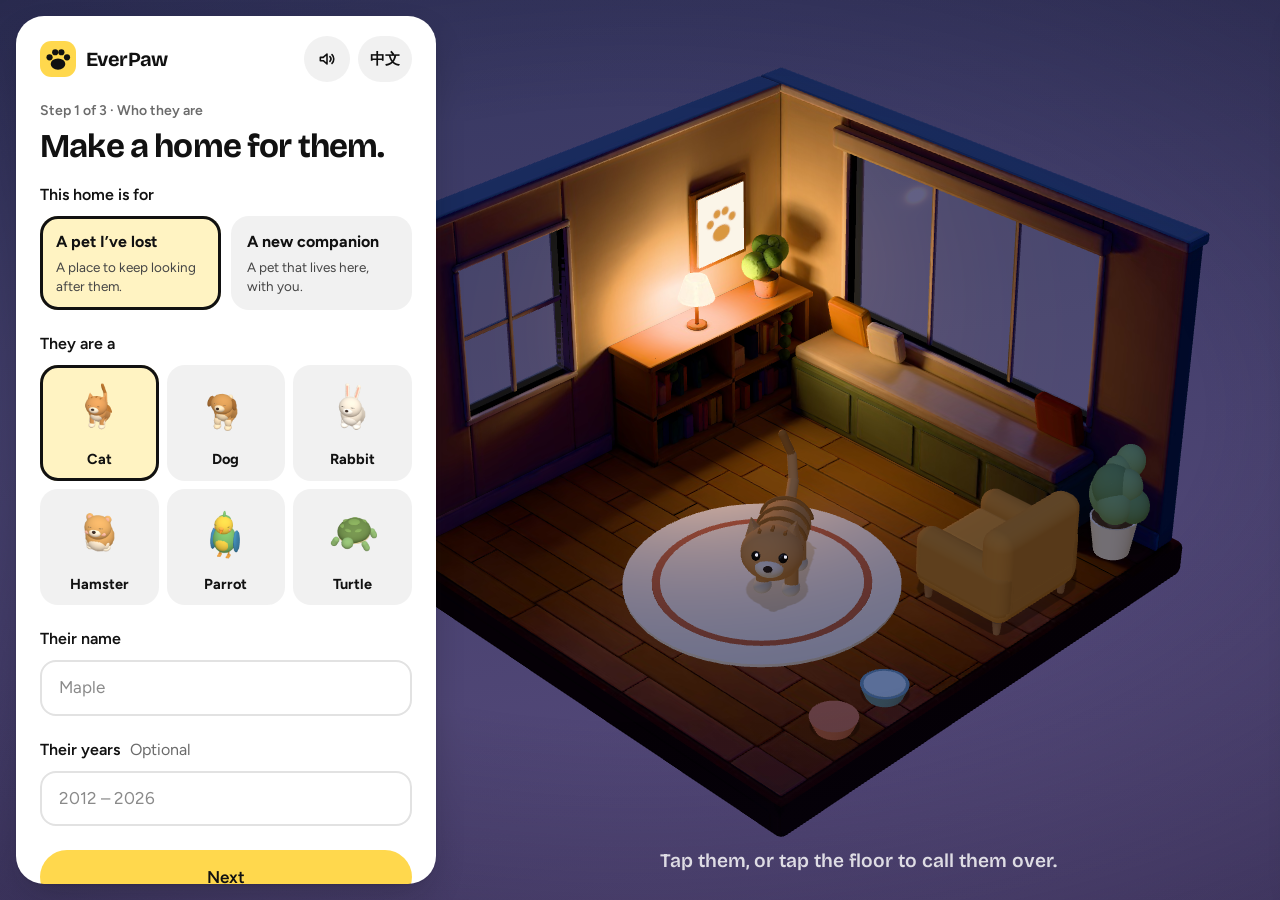
<file: index.html>
<!doctype html>
<html lang="en">
<head>
  <meta charset="utf-8">
  <meta name="viewport" content="width=device-width, initial-scale=1, viewport-fit=cover">
  <title>EverPaw Home</title>
  <script defer src="https://cloud.umami.is/script.js" data-website-id="07dc6605-5ada-4509-a2ae-44e02de93326"></script>
  <meta name="description" content="A small 3D home for a pet: a room you furnish, and a companion who lives in it and answers when you call.">
  <link rel="icon" type="image/svg+xml" href="data:image/svg+xml,%3Csvg xmlns='http://www.w3.org/2000/svg' viewBox='0 0 64 64'%3E%3Crect width='64' height='64' rx='20' fill='%23FFD84D'/%3E%3Cg fill='%23111'%3E%3Cellipse cx='32' cy='41' rx='13' ry='10'/%3E%3Ccircle cx='17' cy='29' r='5.5'/%3E%3Ccircle cx='27' cy='20' r='5.5'/%3E%3Ccircle cx='38' cy='20' r='5.5'/%3E%3Ccircle cx='48' cy='29' r='5.5'/%3E%3C/g%3E%3C/svg%3E">
  <link rel="preconnect" href="https://fonts.googleapis.com">
  <link rel="preconnect" href="https://fonts.gstatic.com" crossorigin>
  <link href="https://fonts.googleapis.com/css2?family=Bricolage+Grotesque:opsz,wght@12..96,600;12..96,700&family=Figtree:wght@400;500;600;700&display=swap" rel="stylesheet">
  <link rel="stylesheet" href="ui.css?v=48">
  <script type="importmap">{ "imports": { "three": "./three/three.module.js" } }</script>
</head>
<body>
  <div id="scene"></div>
  <div id="vignette"></div>
  <main id="hud"></main>
  <aside id="drawer" aria-hidden="true"></aside>
  <div id="layer"></div>
  <div id="toast" role="status" aria-live="polite"></div>
  <script type="module" src="app.js?v=48"></script>
</body>
</html>
</file>
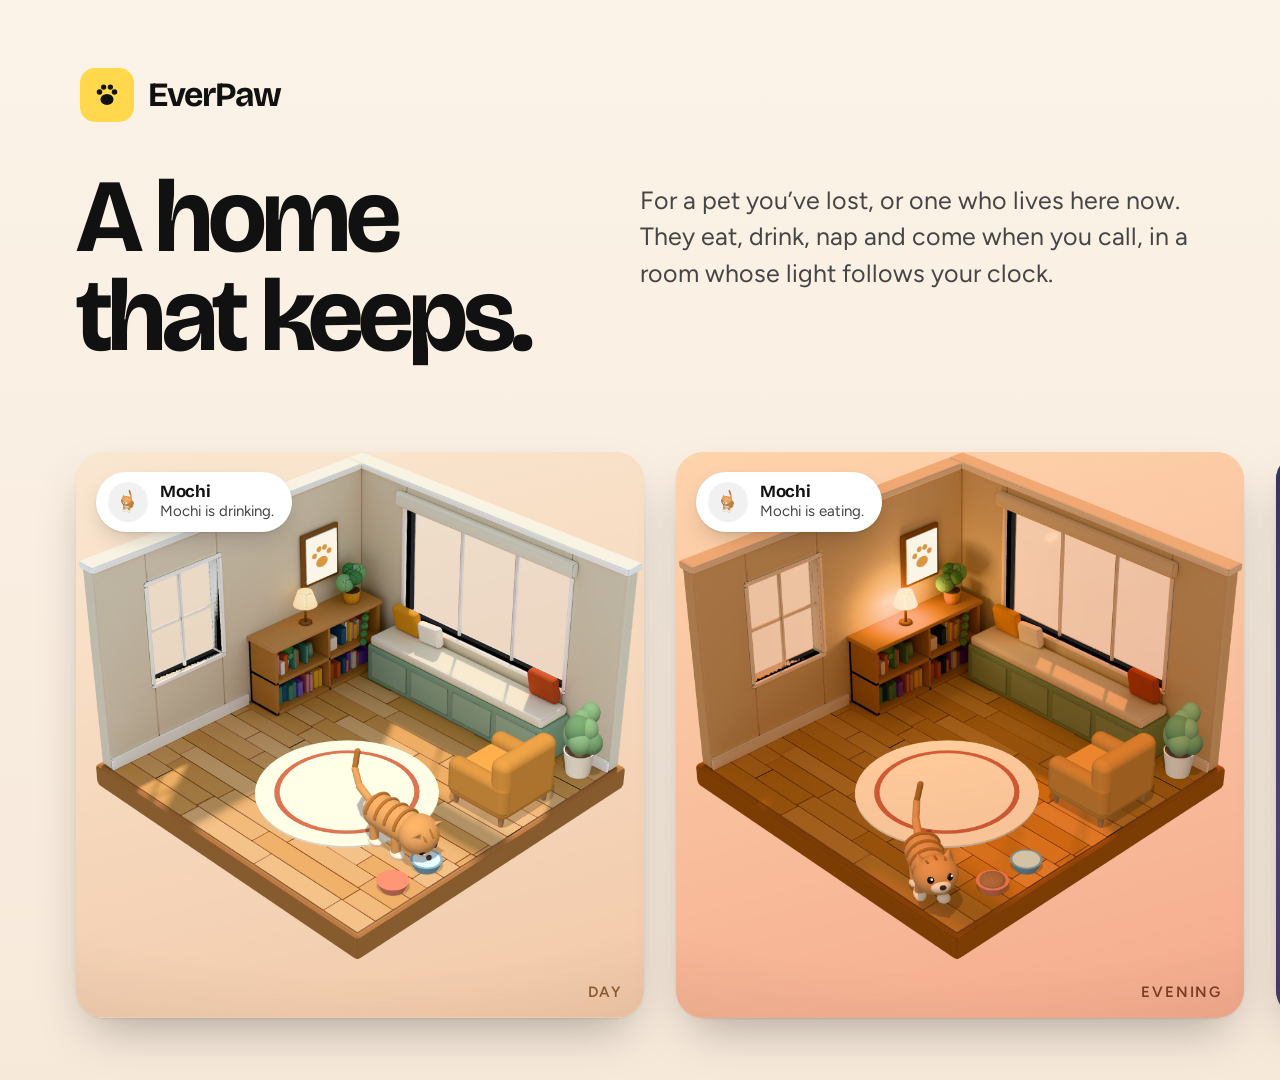
<file: assets-src/cover.html>
<!DOCTYPE html>
<html lang="en">
<head>
<meta charset="utf-8">
<title>EverPaw cover</title>
<!--
  README cover. The three rooms are real captures of the app (assets-src/cover-panels.json, a fictional cat
  called Mochi), with the interface hidden. Each caption is the status line the app showed at that moment.
  Render:
    node <repo-introduction>/scripts/shoot.mjs assets-src/cover-panels.json   (serve the site on :8011; Mochi falls asleep at random, so the night shot can take a minute)
    node <repo-introduction>/scripts/shoot.mjs --url "file://$PWD/assets-src/cover.html" \
      --out docs/cover.png --size 1920x1080 --scale 1 --until "window.coverReady"
-->
<link rel="preconnect" href="https://fonts.googleapis.com">
<link rel="preconnect" href="https://fonts.gstatic.com" crossorigin>
<link href="https://fonts.googleapis.com/css2?family=Bricolage+Grotesque:opsz,wght@12..96,600;12..96,700&family=Figtree:wght@400;500;600;700&display=swap" rel="stylesheet">
<style>
  :root { --ink: #111; --ink-2: #454545; --ink-3: #6b6b6b; --butter: #ffd84d;
    --display: "Bricolage Grotesque", "Figtree", sans-serif; --body: "Figtree", system-ui, sans-serif; }
  * { box-sizing: border-box; margin: 0; padding: 0; }
  html, body { width: 1920px; height: 1080px; overflow: hidden; }
  #stage { position: relative; width: 1920px; height: 1080px; overflow: hidden; color: var(--ink); font-family: var(--body);
    background: linear-gradient(180deg, #FBF3E8 0%, #F7E9DA 100%); }
  .abs { position: absolute; }
  .logo { display: flex; align-items: center; gap: 14px; font: 700 34px/1 var(--display); letter-spacing: -.03em; }
  .logo i { width: 54px; height: 54px; border-radius: 15px; background: var(--butter); display: grid; place-items: center; }
  h1 { font: 700 104px/.95 var(--display); letter-spacing: -.045em; }
  .sub { font: 400 25px/1.45 var(--body); color: var(--ink-2); }
  .promise { font: 500 19px/1.5 var(--body); color: var(--ink-2); display: grid; gap: 10px; }
  .promise div { display: flex; gap: 12px; align-items: baseline; }
  .promise b { width: 9px; height: 9px; border-radius: 50%; background: var(--butter); box-shadow: 0 0 0 1.5px #e9bd1e; flex: none; transform: translateY(-2px); }

  .panel { position: absolute; top: 452px; width: 568px; height: 566px; border-radius: 28px; overflow: hidden;
    box-shadow: 0 1px 2px rgba(17,17,17,.08), 0 22px 50px -16px rgba(17,17,17,.35); }
  .panel img.room { position: absolute; width: 880px; height: auto; left: 50%; top: 46%; transform: translate(-50%, -50%); }
  .tag { position: absolute; left: 20px; top: 20px; display: flex; align-items: center; gap: 12px; padding: 10px 18px 10px 12px; border-radius: 999px;
    background: #fff; box-shadow: 0 1px 2px rgba(17,17,17,.08), 0 10px 26px -10px rgba(17,17,17,.3); }
  .tag .dot { width: 40px; height: 40px; border-radius: 50%; overflow: hidden; background: #f1f1f1; } .tag .dot img { width: 100%; height: 100%; display: block; }
  .tag strong { display: block; font: 700 17px/1.1 var(--display); letter-spacing: -.02em; }
  .tag span { display: block; font: 400 15px/1.3 var(--body); color: var(--ink-2); }
  .time { position: absolute; right: 22px; bottom: 18px; font: 600 15px/1 var(--body); letter-spacing: .12em; text-transform: uppercase; }
</style>
</head>
<body>
<div id="stage">
  <div class="abs logo" style="left:80px; top:68px"><i><svg width="30" height="30" viewBox="0 0 24 24"><g fill="#111"><ellipse cx="12" cy="15.5" rx="5.2" ry="4.4"/><circle cx="6" cy="9.5" r="2.2"/><circle cx="18" cy="9.5" r="2.2"/><circle cx="9.3" cy="5.6" r="2.1"/><circle cx="14.7" cy="5.6" r="2.1"/></g></svg></i>EverPaw</div>
  <h1 class="abs" style="left:76px; top:168px">A home<br>that keeps.</h1>
  <div class="abs sub" style="left:640px; top:182px; width:600px">For a pet you&rsquo;ve lost, or one who lives here now. They eat, drink, nap and come when you call, in a room whose light follows your clock.</div>
  <div class="abs promise" style="left:1330px; top:186px; width:520px">
    <div><b></b>Nothing here goes hungry or lonely while you are away.</div>
    <div><b></b>The home is free to keep, with or without buying anything.</div>
    <div><b></b>EverPaw never sends &ldquo;come back&rdquo; messages.</div>
  </div>

  <div class="panel" style="left:76px; background:linear-gradient(170deg,#FBE9D4,#F2D2B6)">
    <img class="room" src="panel-day.jpg" alt="">
    <div class="tag"><span class="dot"><img src="portrait-mochi.png" alt=""></span><div><strong>Mochi</strong><span>Mochi is drinking.</span></div></div>
    <div class="time" style="color:#8a5a33">Day</div>
  </div>
  <div class="panel" style="left:676px; background:linear-gradient(170deg,#FAD3B4,#EDA98E)">
    <img class="room" src="panel-evening.jpg" alt="">
    <div class="tag"><span class="dot"><img src="portrait-mochi.png" alt=""></span><div><strong>Mochi</strong><span>Mochi is eating.</span></div></div>
    <div class="time" style="color:#7a3b25">Evening</div>
  </div>
  <div class="panel" style="left:1276px; background:linear-gradient(170deg,#34365F,#5A4C7E)">
    <img class="room" src="panel-night.jpg" alt="">
    <div class="tag"><span class="dot"><img src="portrait-mochi.png" alt=""></span><div><strong>Mochi</strong><span>Mochi is asleep on the round rug.</span></div></div>
    <div class="time" style="color:rgba(255,255,255,.8)">Night</div>
  </div>
</div>
<script>
Promise.all([document.fonts.ready, ...[...document.images].map((i) => i.complete ? 1 : new Promise((r) => { i.onload = i.onerror = r; }))]).then(() => { window.coverReady = true; });
</script>
</body>
</html>
</file>
<file: ui.css>
/* EverPaw Home — the room is the whole window. Everything else floats over it and steps back when you stop moving. */

:root {
  --ink: #111111; --ink-2: #454545; --ink-3: #6b6b6b;
  --fill: #f1f1f1; --fill-2: #e5e5e5; --line: #e2e2e2;
  --butter: #ffd84d; --butter-2: #f6c927; --warn: #c2442a;
  --panel: 420px;
  --display: "Bricolage Grotesque", "Figtree", "PingFang SC", "Hiragino Sans GB", "Microsoft YaHei", system-ui, sans-serif;
  --body: "Figtree", "PingFang SC", "Hiragino Sans GB", "Microsoft YaHei", system-ui, -apple-system, "Segoe UI", sans-serif;
  --shadow: 0 1px 2px rgba(17, 17, 17, .08), 0 14px 36px -10px rgba(17, 17, 17, .3);
  --ease: cubic-bezier(.2, .8, .2, 1);
}

* { box-sizing: border-box; }
html, body { height: 100%; }
body { margin: 0; overflow: hidden; color: var(--ink); font: 400 16px/1.5 var(--body); -webkit-font-smoothing: antialiased;
  background: linear-gradient(165deg, var(--bg1, #FFE9D4), var(--bg2, #FBCDB3)); transition: background 1.2s; }
body[data-phase="evening"] { background: linear-gradient(165deg, #FFD9B0, #F4A98C); }
body[data-phase="night"] { background: linear-gradient(170deg, #34365F, #5A4C7E); }
::selection { background: var(--butter); color: var(--ink); }
img { display: block; max-width: 100%; }
h1, h2, h3, p, ul, ol, dl, dd, blockquote { margin: 0; }
ul, ol { padding: 0; list-style: none; }
button, input, textarea { font: inherit; color: inherit; }
button { cursor: pointer; border: 0; background: none; padding: 0; }
:focus-visible { outline: 3px solid var(--ink); outline-offset: 3px; border-radius: 10px; }
h1, h2 { font-family: var(--display); letter-spacing: -.025em; text-wrap: balance; }
h1 { font-size: clamp(28px, 2.6vw, 36px); line-height: 1.08; font-weight: 700; }
h2 { font-size: 24px; line-height: 1.15; font-weight: 700; }
h3 { font-size: 16px; line-height: 1.3; font-weight: 700; }
:lang(zh-CN) h1, :lang(zh-CN) h2 { letter-spacing: 0; font-weight: 600; line-height: 1.2; }
.fine { font-size: 14px; line-height: 1.5; color: var(--ink-3); }
.fine.ok:empty { display: none; }
.lead { font-size: 15.5px; color: var(--ink-2); }
.link { font-weight: 600; font-size: 14px; text-decoration: underline; text-underline-offset: 3px; white-space: nowrap; }
.ic { width: 20px; height: 20px; flex: none; fill: none; stroke: currentColor; stroke-width: 1.9; stroke-linecap: round; stroke-linejoin: round; }

/* ---------- the room ---------- */

#scene { position: fixed; inset: 0; }
canvas.world { position: absolute; inset: 0; width: 100%; height: 100%; display: block; touch-action: none; }
#vignette { position: fixed; inset: 0; pointer-events: none; background: radial-gradient(120% 90% at 50% 46%, transparent 52%, rgba(40, 20, 10, .2)); }
body[data-phase="night"] #vignette { background: radial-gradient(110% 85% at 50% 46%, transparent 40%, rgba(8, 8, 30, .5)); }
.no3d { position: absolute; inset: 0; display: grid; place-items: center; padding: 32px; text-align: center; }

/* ---------- controls floating over it ---------- */

#hud { position: fixed; inset: 0; pointer-events: none; z-index: 5; }
#hud > * { pointer-events: auto; }
.hud-top { position: absolute; left: 16px; right: 16px; top: 16px; display: flex; align-items: flex-start; justify-content: space-between; gap: 12px; pointer-events: none !important; transition: opacity .9s, right .35s var(--ease); }
.hud-top > * { pointer-events: auto; }
.who { display: flex; align-items: center; gap: 12px; max-width: min(560px, 68vw); padding: 7px 20px 7px 7px; border-radius: 999px; background: #fff; box-shadow: var(--shadow); text-align: left; }
.who:hover { background: #fafafa; }
.portrait { flex: none; width: 46px; height: 46px; border-radius: 50%; overflow: hidden; background: var(--fill); }
.portrait.big { width: 84px; height: 84px; }
.portrait img { width: 100%; height: 100%; object-fit: cover; object-position: 50% 25%; }
.portrait img.snap { object-fit: contain; padding: 6%; }
.who-text { display: grid; min-width: 0; }
.who-text strong { font: 700 17px/1.2 var(--display); letter-spacing: -.01em; }
.who-text em { font-style: normal; font-size: 14.5px; line-height: 1.3; color: var(--ink-2); }
.tools { display: flex; gap: 8px; }
.tool { display: grid; place-items: center; min-width: 46px; height: 46px; padding: 0 12px; border-radius: 999px; background: #fff; box-shadow: var(--shadow); font-weight: 600; font-size: 15px; }
.tool:hover { background: var(--fill); }
.tool[aria-pressed="false"] { color: var(--ink-3); }

.hud-bottom { position: absolute; left: 0; right: 0; bottom: 18px; display: grid; grid-template-columns: minmax(0, 1fr); justify-items: center; gap: 10px; padding: 0 16px; pointer-events: none !important; transition: opacity .9s, right .35s var(--ease); }
.hud-bottom > * { pointer-events: auto; }
[data-bar] { max-width: 100%; }
.dock { display: flex; align-items: center; gap: 4px; padding: 6px; border-radius: 999px; background: #fff; box-shadow: var(--shadow); max-width: 100%; overflow-x: auto; scrollbar-width: none; }
.dock-btn { display: flex; align-items: center; gap: 8px; height: 50px; padding: 0 18px; border-radius: 999px; font-weight: 600; white-space: nowrap; transition: background .15s, transform .15s var(--ease); }
.dock-btn:hover { background: var(--fill); }
.dock-btn:active { transform: scale(.95); }
.dock .sep { flex: none; width: 1px; height: 26px; margin: 0 6px; background: var(--line); }
.hint { font-size: 13.5px; color: rgba(17, 17, 17, .62); text-align: center; pointer-events: none !important; }
body[data-phase="night"] .hint, body[data-phase="night"] .maker-cap { color: rgba(255, 255, 255, .82); }
body.quiet .hud-top, body.quiet .hud-bottom { opacity: 0; }
[data-tray] { position: relative; width: min(340px, 100%); height: 0; }
.tray { position: absolute; left: 0; right: 0; bottom: 8px; display: grid; gap: 4px; padding: 10px; border-radius: 24px; background: #fff; box-shadow: var(--shadow); animation: pop .22s var(--ease); }
.tray p { padding: 8px 8px 0; font-weight: 600; }
.tray button { display: flex; align-items: center; gap: 12px; padding: 8px; border-radius: 16px; text-align: left; }
.tray button:hover { background: var(--fill); }
.tray-more { font-weight: 600; text-decoration: underline; text-underline-offset: 3px; }

.selbar { display: flex; align-items: center; justify-content: space-between; gap: 10px 18px; flex-wrap: wrap; width: min(640px, 100%); min-height: 62px; padding: 8px 8px 8px 22px; border-radius: 30px; background: #fff; box-shadow: var(--shadow); }
.selbar.empty { justify-content: center; padding: 8px 22px; color: var(--ink-2); }
.selbar.empty span { display: flex; align-items: center; gap: 10px; }
.selbar.trying { background: #fff3c2; }
.selbar strong, .selbar div > span { display: block; }
.selbar div > span { font-size: 14px; color: var(--ink-2); }
.selbar-actions { display: flex; flex-wrap: wrap; gap: 6px; }
.selbar .btn { min-height: 46px; }
.selbar.trying .btn:not(.primary) { background: #fff; }

/* ---------- buttons and fields ---------- */

.btn { display: inline-flex; align-items: center; justify-content: center; gap: 8px; min-height: 48px; padding: 0 20px; border-radius: 999px; background: var(--fill); font-weight: 600; white-space: nowrap; transition: background .15s, transform .15s var(--ease); }
.btn:hover { background: var(--fill-2); }
.btn:active { transform: scale(.97); }
.btn.primary { background: var(--butter); }
.btn.primary:hover { background: var(--butter-2); }
.btn.big { min-height: 54px; padding: 0 26px; font-size: 17px; }
.btn.icon { width: 46px; padding: 0; }
.field { display: grid; gap: 9px; }
.field > span { font-weight: 600; }
.field > span i { font-style: normal; font-weight: 400; color: var(--ink-3); margin-left: 6px; }
.field .fine { margin-top: -5px; }
.field input[type="text"], .field textarea { width: 100%; padding: 13px 17px; border: 2px solid var(--line); border-radius: 16px; background: #fff; font-size: 17px; transition: border-color .15s; }
.field textarea { font-size: 16px; resize: vertical; }
.field input:hover, .field textarea:hover { border-color: #bdbdbd; }
.field input:focus, .field textarea:focus { outline: none; border-color: var(--ink); }
.field input::placeholder, .field textarea::placeholder { color: #8a8a8a; }
.field.tight { gap: 6px; }
.field.tight > span { font-size: 14px; color: var(--ink-2); }
.form-error { color: var(--warn); font-weight: 600; }
.form-error:empty { display: none; }
.seg { display: inline-flex; flex-wrap: wrap; padding: 4px; border-radius: 24px; background: #fff; width: fit-content; max-width: 100%; }
.seg button { height: 40px; padding: 0 14px; border-radius: 999px; font-weight: 600; font-size: 14.5px; white-space: nowrap; }
.seg button[aria-pressed="true"] { background: var(--ink); color: #fff; }

/* ---------- making a home ---------- */

.maker { position: absolute; left: 16px; top: 16px; bottom: 16px; width: var(--panel); display: flex; flex-direction: column; gap: 18px; padding: 20px 24px 22px; border-radius: 28px; background: #fff; box-shadow: var(--shadow); overflow-y: auto; }
.maker-top { display: flex; align-items: center; justify-content: space-between; }
.maker-top .tool { box-shadow: none; background: var(--fill); }
.logo { display: flex; align-items: center; gap: 10px; font: 700 20px/1 var(--display); letter-spacing: -.03em; }
.mark { width: 36px; height: 36px; }
.steps { font-size: 14px; font-weight: 600; color: var(--ink-3); margin-bottom: -10px; }
.maker-body { display: grid; gap: 22px; }
.maker-actions { display: flex; gap: 10px; margin-top: auto; padding-top: 6px; }
.maker-actions .primary { flex: 1; }
.maker-cap { position: absolute; left: calc(var(--panel) + 32px); right: 16px; bottom: 26px; text-align: center; font: 600 clamp(17px, 1.5vw, 21px)/1.3 var(--display); color: rgba(17, 17, 17, .78); pointer-events: none !important; }
.choice { display: grid; grid-template-columns: 1fr 1fr; gap: 10px; }
.choice button { display: grid; gap: 4px; align-content: start; padding: 14px 16px; border-radius: 18px; background: var(--fill); text-align: left; transition: background .15s, box-shadow .15s; }
.choice button:hover { background: var(--fill-2); }
.choice button[aria-pressed="true"] { background: #fff3c2; box-shadow: inset 0 0 0 3px var(--ink); }
.choice em { font-style: normal; font-size: 13.5px; line-height: 1.4; color: var(--ink-2); }
.species { display: grid; grid-template-columns: repeat(3, minmax(0, 1fr)); gap: 8px; }
.species button { display: grid; justify-items: center; padding: 2px 2px 10px; border-radius: 18px; background: var(--fill); font-size: 14.5px; transition: background .15s, box-shadow .15s; }
.species button:hover { background: var(--fill-2); }
.species button[aria-pressed="true"] { background: #fff3c2; box-shadow: inset 0 0 0 3px var(--ink); }
.species img { width: 72%; aspect-ratio: 1; object-fit: contain; }
.photo { position: relative; display: flex; align-items: center; gap: 14px; min-height: 72px; padding: 10px 18px; border: 2px dashed #c8c8c8; border-radius: 18px; cursor: pointer; transition: border-color .15s, background .15s; }
.photo:hover { border-color: var(--ink); background: #fafafa; }
.photo:focus-within { outline: 3px solid var(--ink); outline-offset: 3px; }
.photo input { position: absolute; inset: 0; width: 100%; height: 100%; opacity: 0; cursor: pointer; }
.photo.has { border-style: solid; border-color: var(--line); }
.photo.has img { width: 54px; height: 54px; border-radius: 14px; object-fit: cover; }
.photo.has strong { text-decoration: underline; text-underline-offset: 3px; }
.look { display: grid; gap: 16px; padding: 16px; border-radius: 20px; background: var(--fill); }
.swatches { display: flex; flex-wrap: wrap; gap: 12px 16px; }
.swatch { display: flex; align-items: center; gap: 9px; font-size: 14.5px; font-weight: 500; cursor: pointer; }
.swatch input { width: 42px; height: 42px; padding: 0; border: 3px solid #fff; border-radius: 50%; background: none; cursor: pointer; box-shadow: 0 0 0 1px rgba(17, 17, 17, .18); }
.swatch input::-webkit-color-swatch-wrapper { padding: 0; }
.swatch input::-webkit-color-swatch { border: 0; border-radius: 50%; }
.swatch input::-moz-color-swatch { border: 0; border-radius: 50%; }
.promises { display: grid; gap: 8px; color: var(--ink-2); font-size: 14.5px; }
.promises li { display: flex; gap: 10px; align-items: flex-start; }
.promises .ic { margin-top: 1px; stroke-width: 2.4; }

/* ---------- the side panel ---------- */

#drawer { position: fixed; z-index: 6; right: 0; top: 0; bottom: 0; width: var(--panel); display: flex; flex-direction: column; background: #fff; border-radius: 28px 0 0 28px; box-shadow: var(--shadow); transform: translateX(104%); transition: transform .38s var(--ease); }
#drawer.open { transform: none; }
.drawer-head { display: flex; align-items: center; justify-content: space-between; gap: 12px; padding: 20px 20px 12px 26px; }
.drawer-head .tool { box-shadow: none; background: var(--fill); }
.drawer-body { display: grid; gap: 26px; align-content: start; padding: 4px 26px 28px; overflow-y: auto; }
.drawer-body section { display: grid; gap: 10px; }
.drawer-body .row { display: flex; align-items: baseline; justify-content: space-between; }
body[data-mode="home"]:not([data-panel=""]) .hud-top, body[data-mode="home"]:not([data-panel=""]) .hud-bottom { right: var(--panel); }
.cards { display: grid; grid-template-columns: repeat(3, minmax(0, 1fr)); gap: 12px 10px; }
.card { display: grid; gap: 1px; text-align: left; border-radius: 18px; align-content: start; }
.card-art { position: relative; display: block; aspect-ratio: 1; border-radius: 18px; background: var(--fill); margin-bottom: 5px; transition: background .15s, box-shadow .15s; }
.card-art img { position: absolute; inset: 8%; width: 84%; height: 84%; object-fit: contain; transition: transform .3s var(--ease); }
.card:hover .card-art { background: var(--fill-2); }
.card:hover img { transform: scale(1.07); }
.card.on .card-art { background: #fff3c2; box-shadow: inset 0 0 0 3px var(--ink); }
.card strong { font-size: 14.5px; line-height: 1.25; }
.card em { font-style: normal; font-size: 13.5px; color: var(--ink-3); font-variant-numeric: tabular-nums; }
.places { display: grid; grid-template-columns: repeat(3, minmax(0, 1fr)); gap: 10px; }
.place { display: grid; gap: 2px; text-align: left; border-radius: 16px; align-content: start; }
.place-art { display: block; aspect-ratio: 4 / 3; border-radius: 16px; overflow: hidden; margin-bottom: 5px; transition: box-shadow .15s; }
.place-art img { width: 100%; height: 100%; object-fit: cover; }
.place.on .place-art { box-shadow: 0 0 0 3px #fff, 0 0 0 6px var(--ink); }
.place strong { font-size: 14.5px; line-height: 1.25; }
.place em { font-style: normal; font-size: 13px; line-height: 1.35; color: var(--ink-3); }
.mini { position: relative; flex: none; display: block; width: 54px; height: 54px; border-radius: 16px; background: var(--fill); overflow: hidden; }
.mini img { position: absolute; inset: 6px; width: calc(100% - 12px); height: calc(100% - 12px); object-fit: contain; }
.mini.big { width: 72px; height: 72px; }
.mini.room img { inset: 0; width: 100%; height: 100%; object-fit: cover; }
.things, .timeline { display: grid; gap: 12px; }
.things li, .timeline li { display: flex; align-items: center; gap: 14px; }
.things strong, .things em, .timeline strong, .timeline time { display: block; }
.things em, .timeline time { font-style: normal; font-size: 13.5px; color: var(--ink-3); }
.who-card { display: flex; align-items: center; gap: 16px; }
.meta { color: var(--ink-2); }
blockquote { font-size: 17px; line-height: 1.5; color: var(--ink-2); }
.stack { display: grid; gap: 8px; }

/* ---------- overlays ---------- */

#layer:empty { display: none; }
.scrim { position: fixed; inset: 0; z-index: 40; background: rgba(17, 17, 17, .5); animation: fade .2s; }
.scrim.clear { background: transparent; }
.modal { position: fixed; z-index: 41; left: 50%; top: 50%; transform: translate(-50%, -50%); width: min(460px, calc(100% - 32px)); max-height: calc(100% - 40px); overflow: auto; border-radius: 28px; background: #fff; animation: rise .28s var(--ease); }
.modal:focus, .menu:focus { outline: none; }
.modal .close { position: absolute; right: 14px; top: 14px; box-shadow: none; background: var(--fill); }
.modal-body { display: flex; flex-direction: column; gap: 16px; padding: 34px 30px 26px; }
.modal-body h2 { padding-right: 44px; }
.pay-art { position: relative; flex: none; height: 150px; border-radius: 20px; background: var(--fill); }
.pay-art img { position: absolute; inset: 10px; width: calc(100% - 20px); height: calc(100% - 20px); object-fit: contain; }
.what { font-size: 17px; color: var(--ink-2); }
.bill { display: grid; gap: 10px; padding: 16px 18px; border-radius: 18px; background: var(--fill); font-variant-numeric: tabular-nums; }
.bill div { display: flex; justify-content: space-between; gap: 16px; }
.bill .total { padding-top: 10px; border-top: 1px solid #d6d6d6; font-weight: 700; }
.note { padding: 12px 16px; border-radius: 16px; background: #fff3c2; font-size: 14.5px; }
.modal-actions { display: flex; flex-wrap: wrap; gap: 10px; }
.modal-actions .primary { flex: 1; }
.menu { position: fixed; z-index: 41; right: 16px; top: 72px; display: grid; gap: 2px; width: 310px; max-width: calc(100% - 32px); padding: 10px; border-radius: 24px; background: #fff; box-shadow: var(--shadow); animation: pop .2s var(--ease); }
.menu button { padding: 12px 14px; border-radius: 14px; text-align: left; font-weight: 600; }
.menu button:hover { background: var(--fill); }
.menu p { padding: 10px 14px; font-size: 13.5px; line-height: 1.45; color: var(--ink-3); }
.menu .danger { color: var(--warn); }
#toast { position: fixed; z-index: 70; left: 50%; top: 80px; max-width: calc(100% - 32px); padding: 13px 22px; border-radius: 26px; background: var(--ink); color: #fff; font-weight: 500; font-size: 15px; text-align: center; opacity: 0; transform: translate(-50%, -12px); pointer-events: none; transition: opacity .25s, transform .3s var(--ease); }
#toast.on { opacity: 1; transform: translate(-50%, 0); }

@keyframes fade { from { opacity: 0; } }
@keyframes rise { from { opacity: 0; transform: translate(-50%, calc(-50% + 18px)); } }
@keyframes pop { from { opacity: 0; transform: translateY(6px) scale(.97); } }
@media (prefers-reduced-motion: reduce) { *, *::before, *::after { animation-duration: .01ms !important; transition-duration: .01ms !important; } }

/* ---------- small screens: panels come up from the bottom ---------- */

@media (max-width: 900px) {
  .maker { left: 0; right: 0; top: auto; bottom: 0; width: auto; height: 60vh; border-radius: 26px 26px 0 0; padding: 16px 18px 18px; }
  .maker-cap { display: none; }
  #drawer { left: 0; right: 0; top: auto; bottom: 0; width: auto; height: 56vh; border-radius: 26px 26px 0 0; transform: translateY(104%); }
  body[data-mode="home"]:not([data-panel=""]) .hud-top { right: 16px; }
  body[data-mode="home"]:not([data-panel=""]) .hud-bottom { right: 0; bottom: calc(56vh + 10px); }
  body:not([data-panel=""]) .hint { display: none; }
  .who-text em { font-size: 13.5px; }
  .dock-btn { height: 46px; padding: 0 13px; }
  .dock-btn span { font-size: 14.5px; }
  .hint { font-size: 12.5px; max-width: 100%; text-wrap: balance; }
  .hint .zoom { display: none; }
}

/* Phones: the dock becomes five equal keys, icon over label, so nothing is pushed off the edge. */
@media (max-width: 560px) {
  .dock { width: 100%; gap: 0; padding: 5px; border-radius: 26px; overflow: visible; }
  .dock-btn { flex: 1 1 0; min-width: 0; flex-direction: column; justify-content: center; gap: 3px; height: 60px; padding: 0 2px; border-radius: 20px; }
  .dock-btn span { font-size: 12px; overflow: hidden; text-overflow: ellipsis; max-width: 100%; }
  .dock .sep { margin: 0 2px; }
  .who { max-width: calc(100vw - 32px - 3 * 46px - 2 * 8px - 12px); }
  .who-text em { display: -webkit-box; -webkit-line-clamp: 2; -webkit-box-orient: vertical; overflow: hidden; }
}
.hud-bottom > [data-bar], .hud-bottom > [data-tray] { justify-self: stretch; display: grid; grid-template-columns: minmax(0, 1fr); justify-items: center; pointer-events: none; }
.hud-bottom > [data-bar] > *, .hud-bottom > [data-tray] > * { pointer-events: auto; }
</file>
